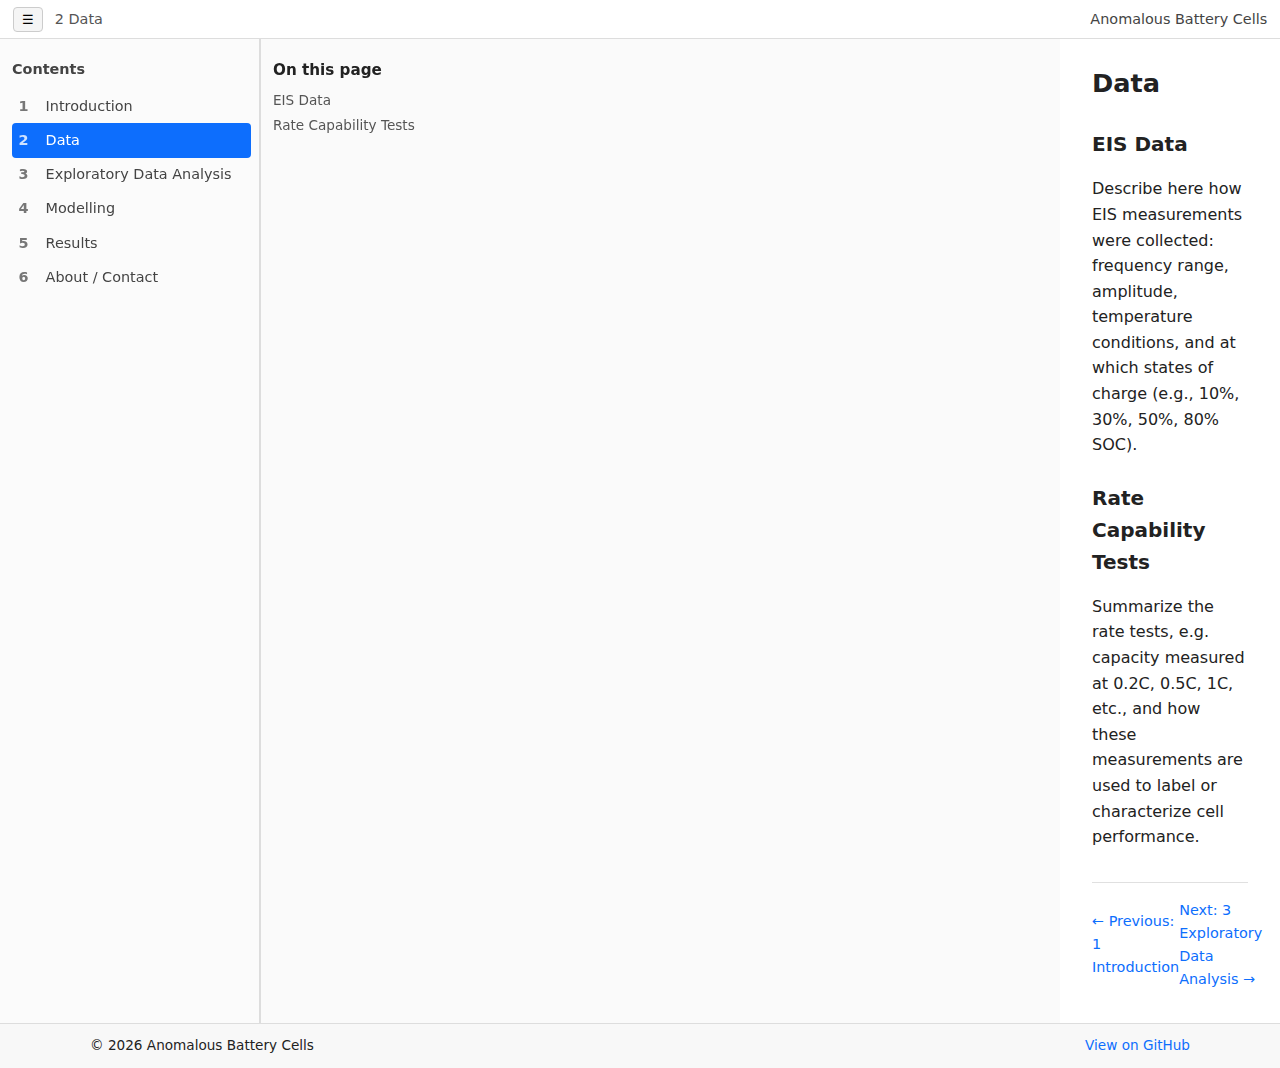
<file: data.html>
<!DOCTYPE html>
<html lang="en">
<head>
  <meta charset="utf-8" />
  <title>Anomalous Battery Cells – 2 Data</title>
  <meta name="viewport" content="width=device-width, initial-scale=1.0, user-scalable=yes" />
  <link rel="stylesheet" href="css/custom_style.css" />
</head>

<body class="nav-sidebar">

<header id="site-header">
  <div class="topbar">
    <div class="topbar-left">
      <button class="sidebar-toggle" aria-label="Toggle sidebar" onclick="document.body.classList.toggle('sidebar-open');">
        ☰
      </button>
      <div class="breadcrumb">
        <span class="crumb-section">2 Data</span>
      </div>
    </div>
    <div class="topbar-right">
      <span class="site-title">Anomalous Battery Cells</span>
    </div>
  </div>
</header>

<div id="page-layout">
  <nav id="sidebar">
    <div class="sidebar-inner">
      <div class="sidebar-title">Contents</div>
      <ul class="sidebar-menu">
        <li>
          <a href="index.html" class="sidebar-link">
            <span class="menu-number">1</span>
            <span class="menu-text">Introduction</span>
          </a>
        </li>
        <li>
          <a href="data.html" class="sidebar-link active">
            <span class="menu-number">2</span>
            <span class="menu-text">Data</span>
          </a>
        </li>
        <li>
          <a href="eda.html" class="sidebar-link">
            <span class="menu-number">3</span>
            <span class="menu-text">Exploratory Data Analysis</span>
          </a>
        </li>
        <li>
          <a href="models.html" class="sidebar-link">
            <span class="menu-number">4</span>
            <span class="menu-text">Modelling</span>
          </a>
        </li>
        <li>
          <a href="results.html" class="sidebar-link">
            <span class="menu-number">5</span>
            <span class="menu-text">Results</span>
          </a>
        </li>
        <li>
          <a href="about.html" class="sidebar-link">
            <span class="menu-number">6</span>
            <span class="menu-text">About / Contact</span>
          </a>
        </li>
      </ul>
    </div>
  </nav>

  <aside id="page-toc">
    <div class="toc-box">
      <h2>On this page</h2>
      <ul>
        <li><a href="#eis-data">EIS Data</a></li>
        <li><a href="#rate-tests">Rate Capability Tests</a></li>
      </ul>
    </div>
  </aside>

  <main id="content">
    <article class="article">
      <header class="article-header">
        <h1>Data</h1>
      </header>

      <section id="eis-data">
        <h2>EIS Data</h2>
        <p>
          Describe here how EIS measurements were collected:
          frequency range, amplitude, temperature conditions,
          and at which states of charge (e.g., 10%, 30%, 50%, 80% SOC).
        </p>
      </section>

      <section id="rate-tests">
        <h2>Rate Capability Tests</h2>
        <p>
          Summarize the rate tests, e.g. capacity measured at 0.2C, 0.5C, 1C, etc.,
          and how these measurements are used to label or characterize cell performance.
        </p>
      </section>

      <nav class="page-nav">
        <div class="prev-link">
          <a href="index.html">← Previous: 1 Introduction</a>
        </div>
        <div class="next-link">
          <a href="eda.html">Next: 3 Exploratory Data Analysis →</a>
        </div>
      </nav>
    </article>
  </main>
</div>

<footer id="site-footer">
  <div class="footer-inner">
    <span>© <span id="year"></span> Anomalous Battery Cells</span>
    <a href="https://github.com/RoseMinu/Anomolous-Cells.github.io" target="_blank" rel="noopener">
      View on GitHub
    </a>
  </div>
</footer>

<script>
  document.getElementById("year").textContent = new Date().getFullYear();
</script>

</body>
</html>
</file>
<file: css/custom_style.css>
/* Basic reset */
*,
*::before,
*::after {
  box-sizing: border-box;
}

html, body {
  margin: 0;
  padding: 0;
}

body {
  font-family: system-ui, -apple-system, BlinkMacSystemFont, "Segoe UI", sans-serif;
  line-height: 1.6;
  background-color: #f7f7f7;
  color: #222;
}
body.theme-light {
  background-color: #f7f7f7;
  color: #222;
}

body.theme-dark {
  background-color: #0b1020;
  color: #e5e7eb;
}

body.theme-dark #content {
  background: #020617;
  color: #e5e7eb;
}

body.theme-dark #sidebar,
body.theme-dark #page-toc,
body.theme-dark .topbar,
body.theme-dark #site-footer {
  background: #020617;
  border-color: #1f2937;
}

body.theme-dark .sidebar-link {
  color: #e5e7eb;
}

body.theme-dark .sidebar-link.active {
  background: #2563eb;
}

body.theme-dark a {
  color: #38bdf8;
}
body.theme-dark a:hover {
  color: #0ea5e9;
}


/* Top bar */
#site-header {
  position: sticky;
  top: 0;
  z-index: 20;
}

.topbar {
  display: flex;
  justify-content: space-between;
  align-items: center;
  background: #ffffff;
  border-bottom: 1px solid #ddd;
  padding: 0.4rem 0.8rem;
}

.topbar-left {
  display: flex;
  align-items: center;
  gap: 0.75rem;
}

.breadcrumb {
  font-size: 0.9rem;
  color: #555;
}

.site-title {
  font-size: 0.9rem;
  font-weight: 500;
  color: #444;
}

/* Sidebar toggle (mobile) */
.sidebar-toggle {
  border: 1px solid #ccc;
  background: #f5f5f5;
  border-radius: 4px;
  padding: 0.25rem 0.5rem;
  cursor: pointer;
}

.sidebar-toggle:hover {
  background: #eaeaea;
}

.theme-toggle {
  margin-left: 0.75rem;
  border: 1px solid #ccc;
  background: #f5f5f5;
  border-radius: 999px;
  padding: 0.2rem 0.6rem;
  cursor: pointer;
  font-size: 0.85rem;
}

.theme-toggle:hover {
  background: #eaeaea;
}

body.theme-dark .theme-toggle {
  border-color: #374151;
  background: #111827;
  color: #f9fafb;
}


/* Layout with sidebar + main content + right TOC */
#page-layout {
  display: grid;
  grid-template-columns: 260px minmax(0, 1fr) 220px;
  gap: 0;
  min-height: calc(100vh - 46px); /* header height approx */
}

/* Sidebar */
#sidebar {
  border-right: 1px solid #ddd;
  background: #fbfbfb;
}

.sidebar-inner {
  padding: 0.75rem 0.5rem 1rem 0.75rem;
  position: sticky;
  top: 46px; /* same as header */
}

.sidebar-title {
  font-size: 0.9rem;
  font-weight: 600;
  margin-bottom: 0.5rem;
  color: #444;
}

.sidebar-menu {
  list-style: none;
  margin: 0;
  padding: 0;
}

.sidebar-link {
  display: flex;
  align-items: baseline;
  gap: 0.4rem;
  padding: 0.35rem 0.4rem;
  text-decoration: none;
  font-size: 0.9rem;
  color: #444;
  border-radius: 4px;
}

.sidebar-link:hover {
  background: #eaeaea;
}

.sidebar-link.active {
  background: #0d6efd;
  color: #fff;
}

.sidebar-link.active .menu-number {
  color: #cfe2ff;
}

.menu-number {
  font-weight: 600;
  color: #777;
  min-width: 1.3rem;
}

.menu-text {
  flex: 1;
}

/* Right TOC */
#page-toc {
  border-left: 1px solid #ddd;
  background: #fafafa;
}

.toc-box {
  padding: 0.75rem 0.75rem 1rem;
  position: sticky;
  top: 46px;
}

.toc-box h2 {
  font-size: 0.95rem;
  margin: 0 0 0.5rem;
}

.toc-box ul {
  list-style: none;
  padding-left: 0;
  margin: 0;
  font-size: 0.85rem;
}

.toc-box li {
  margin-bottom: 0.2rem;
}

.toc-box a {
  text-decoration: none;
  color: #555;
}

.toc-box a:hover {
  text-decoration: underline;
}

/* Main content */
#content {
  padding: 1.5rem 2rem 2rem;
  background: #ffffff;
}

.article-header h1 {
  margin-top: 0;
  margin-bottom: 0.3rem;
  font-size: 1.6rem;
}

.article-meta {
  font-size: 0.85rem;
  color: #666;
  margin-bottom: 1rem;
}

h2 {
  font-size: 1.25rem;
  margin-top: 1.5rem;
  margin-bottom: 0.5rem;
}

h3 {
  font-size: 1.1rem;
  margin-top: 1.2rem;
}

/* Page navigation at bottom */
.page-nav {
  display: flex;
  justify-content: space-between;
  align-items: center;
  margin-top: 2rem;
  padding-top: 1rem;
  border-top: 1px solid #e0e0e0;
  font-size: 0.9rem;
}

.page-nav a {
  text-decoration: none;
  color: #0d6efd;
}

.page-nav a:hover {
  text-decoration: underline;
}

/* Footer */
#site-footer {
  border-top: 1px solid #ddd;
  background: #f8f8f8;
  padding: 0.7rem 1rem;
  font-size: 0.85rem;
}

.footer-inner {
  display: flex;
  justify-content: space-between;
  align-items: center;
  max-width: 1100px;
  margin: 0 auto;
}

.footer-inner a {
  color: #0d6efd;
  text-decoration: none;
}

.footer-inner a:hover {
  text-decoration: underline;
}

/* Links */
a {
  color: #0d6efd;
}
a:hover {
  color: #0a58ca;
}

/* Code / inline code style (like in your example) */
code {
  font-family: Menlo, Consolas, "Liberation Mono", monospace;
  background: #f1f1f1;
  padding: 0.05rem 0.25rem;
  border-radius: 3px;
  font-size: 0.9em;
}

/* Responsive layout */
@media (max-width: 980px) {
  #page-layout {
    grid-template-columns: 240px minmax(0, 1fr);
  }
  #page-toc {
    display: none; /* hide right TOC on medium screens */
  }
}

@media (max-width: 760px) {
  #page-layout {
    grid-template-columns: minmax(0, 1fr);
  }

  #sidebar {
    position: fixed;
    top: 46px;
    bottom: 0;
    left: 0;
    width: 240px;
    transform: translateX(-100%);
    transition: transform 0.2s ease;
    z-index: 30;
  }

  body.sidebar-open #sidebar {
    transform: translateX(0);
  }

  #content {
    padding: 1rem 1rem 2rem;
  }

  #page-toc {
    display: none;
  }
}
</file>
